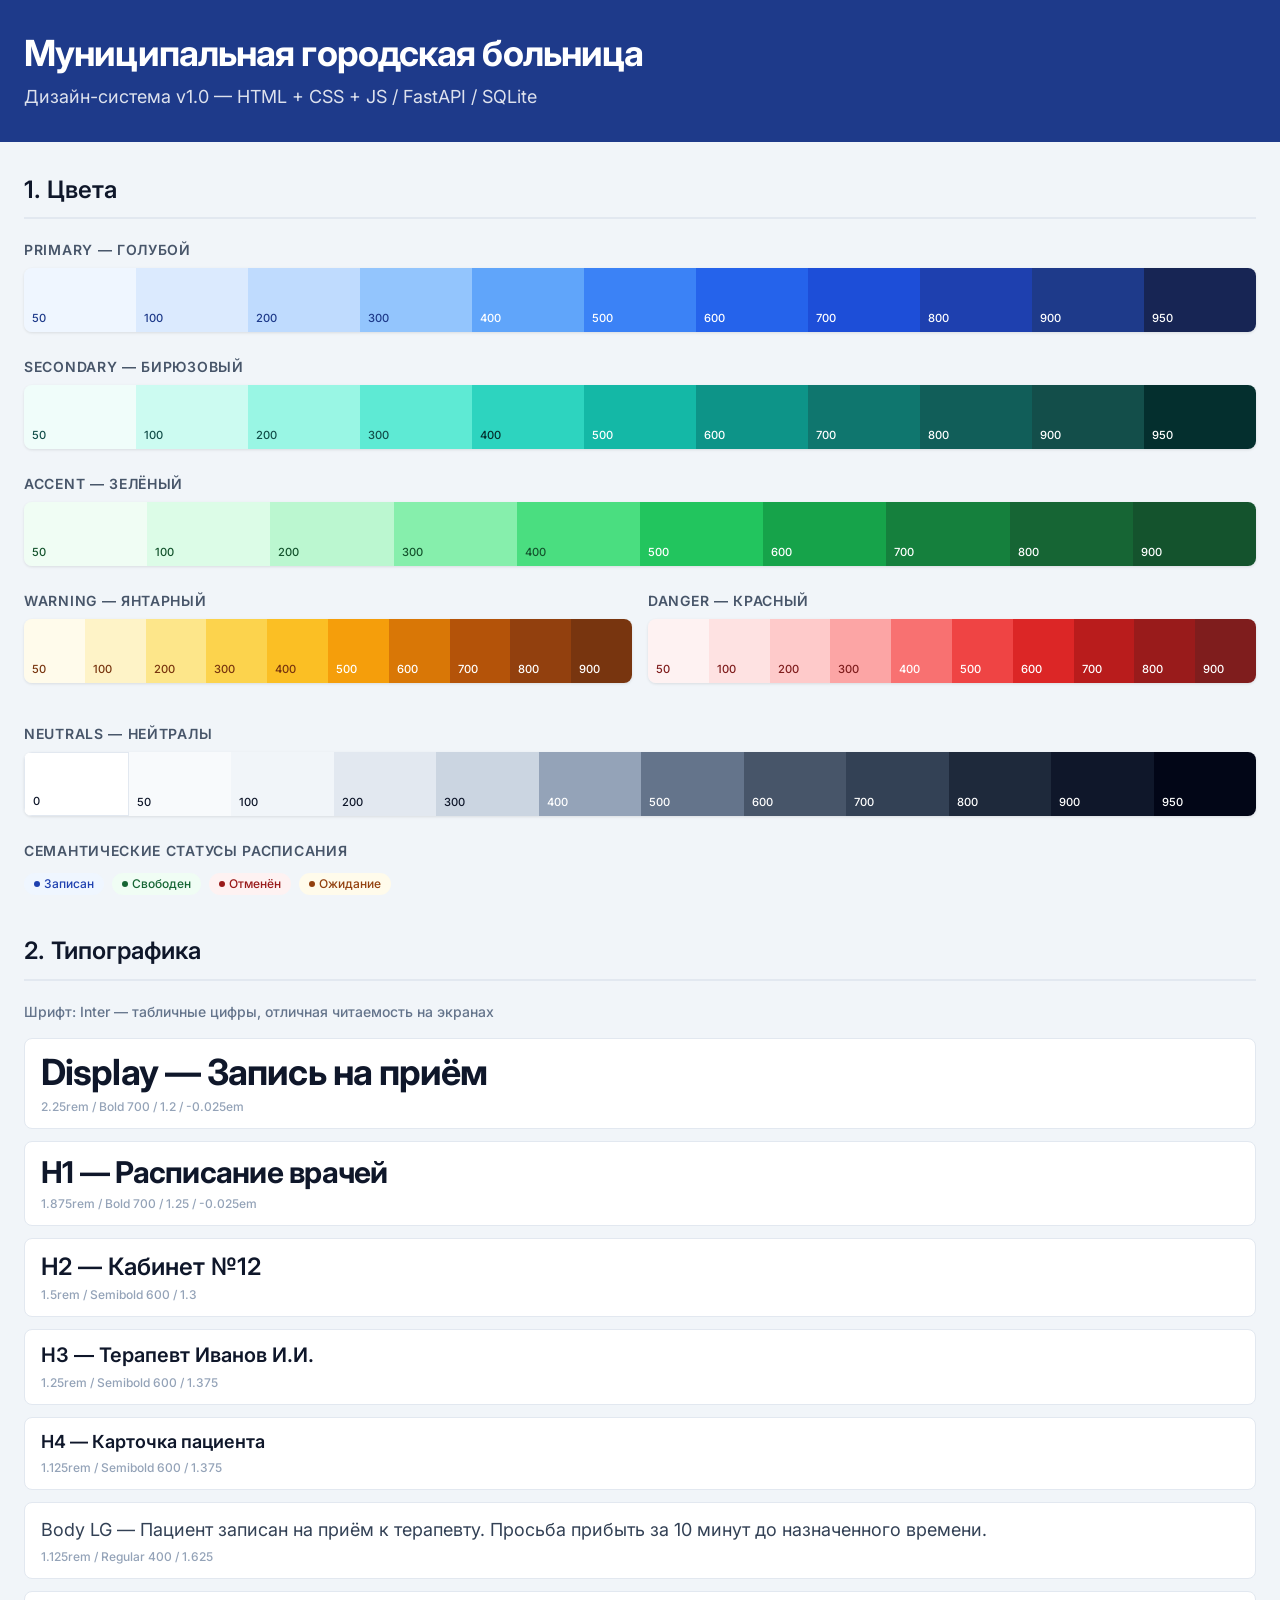
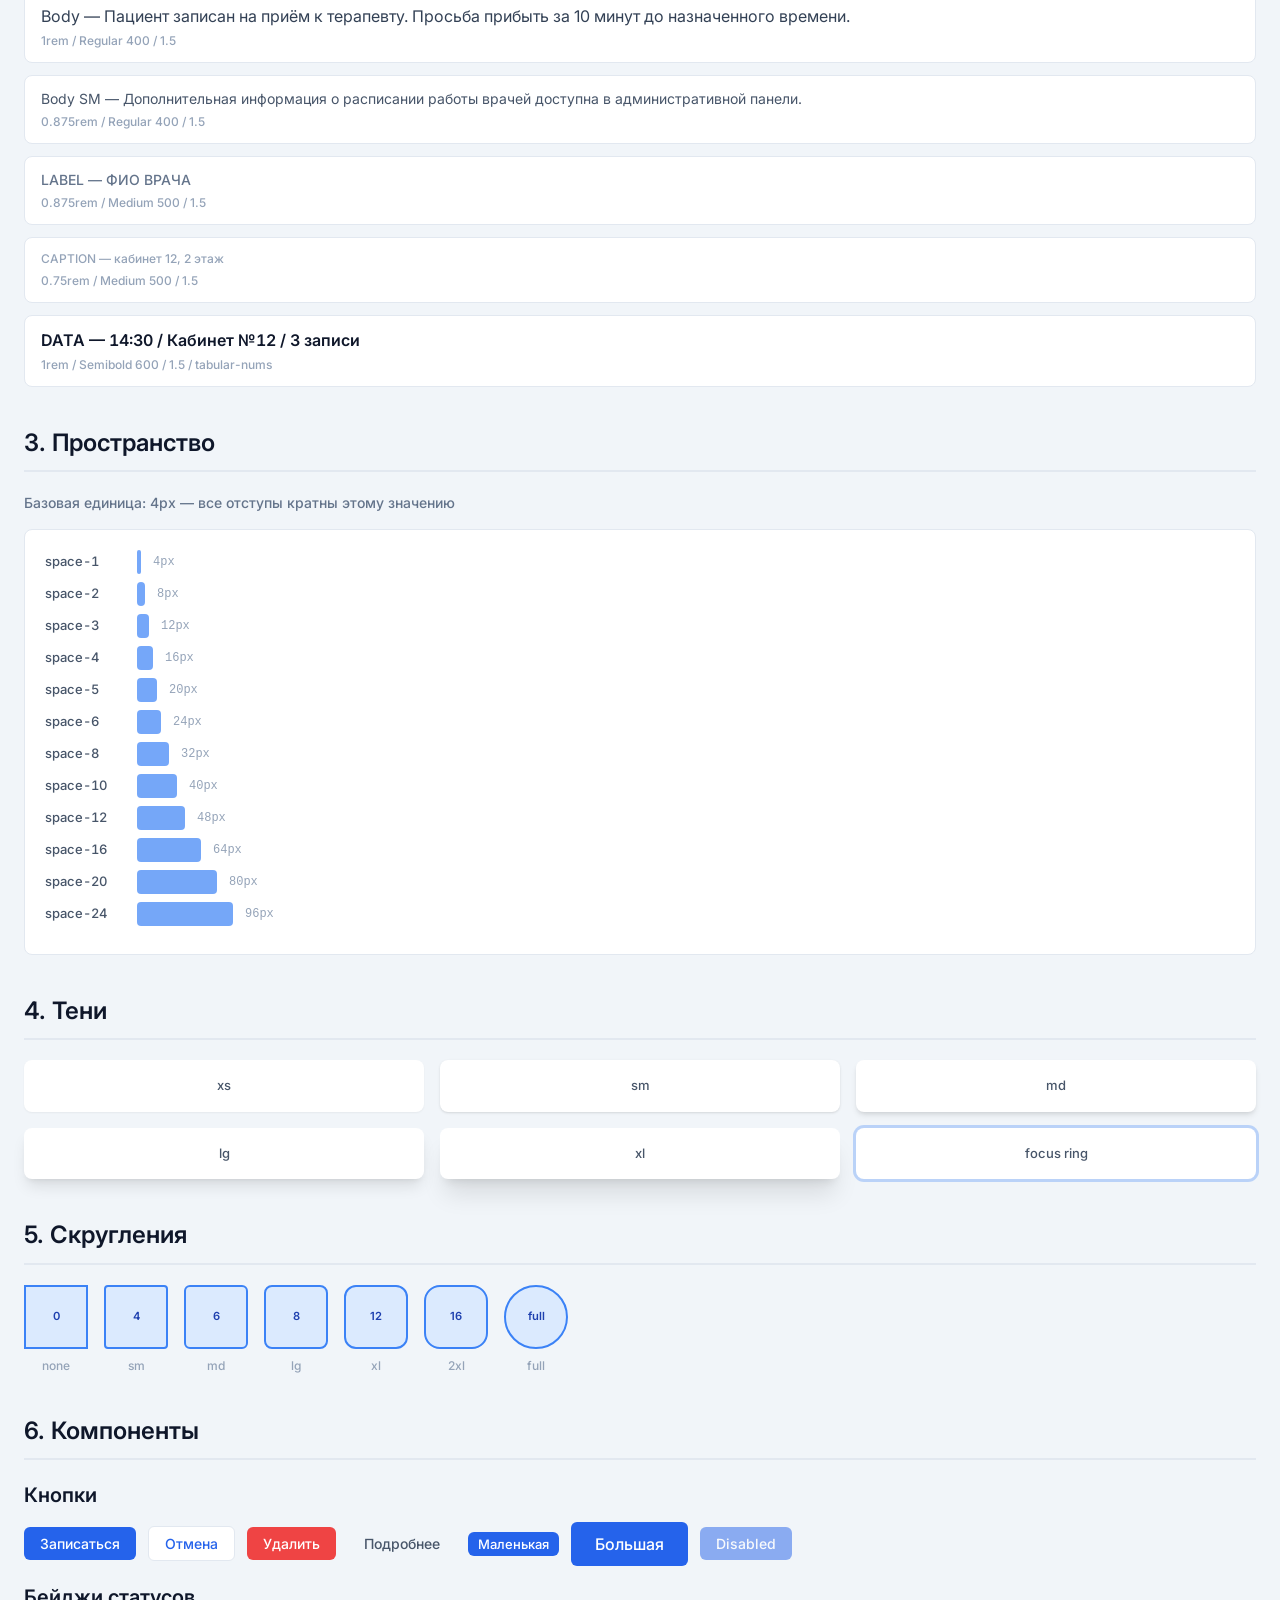
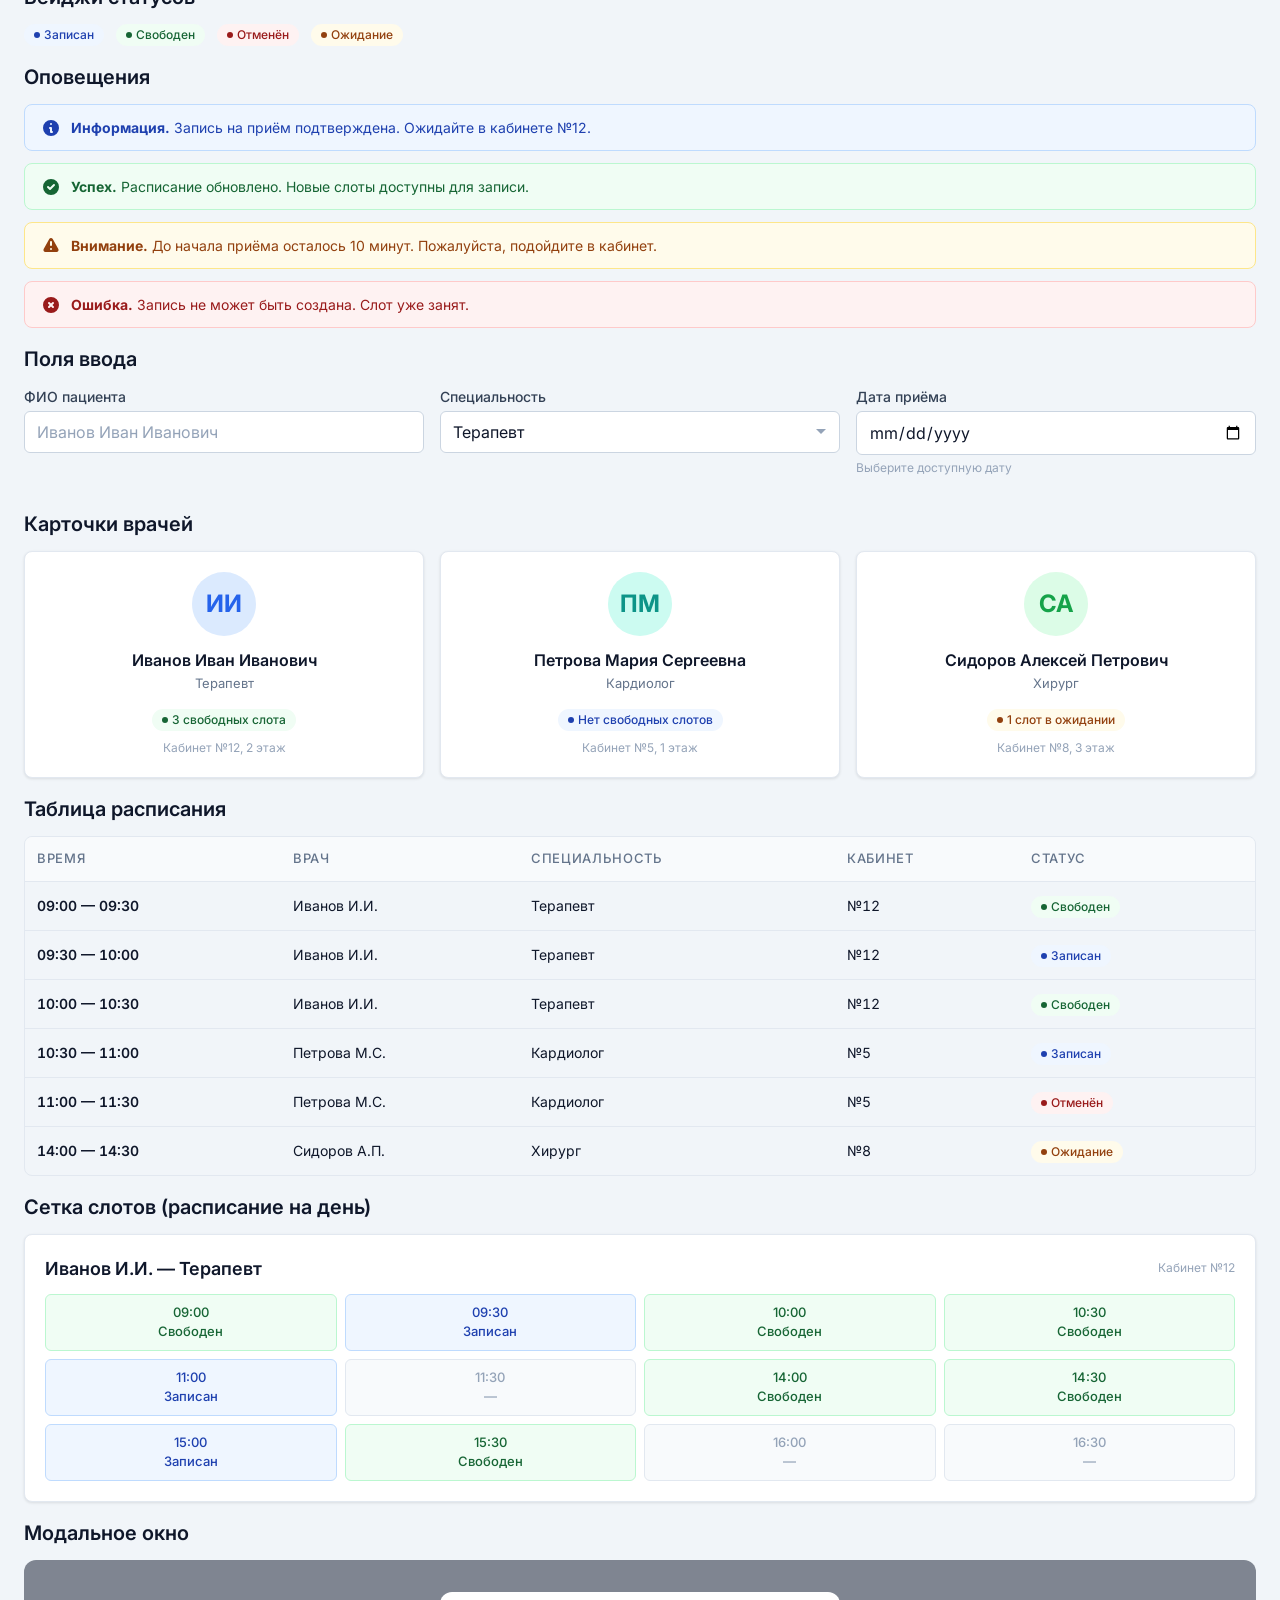
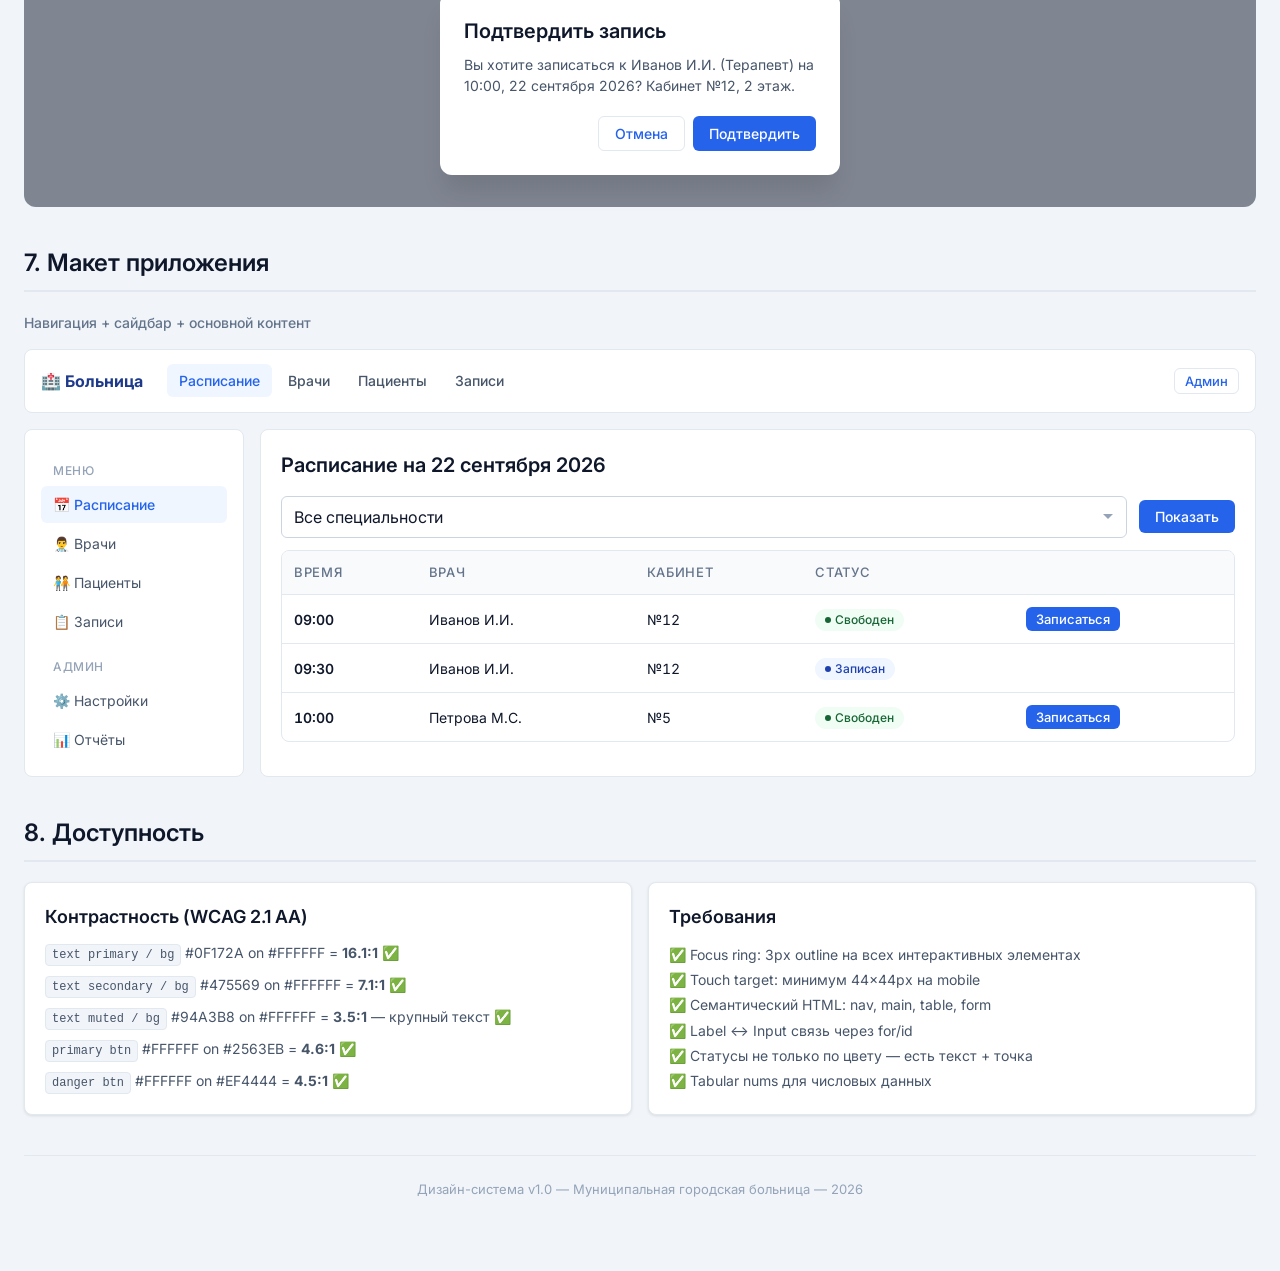
<file: design-preview.html>
<!DOCTYPE html>
<html lang="ru">
<head>
  <meta charset="UTF-8">
  <meta name="viewport" content="width=device-width, initial-scale=1.0">
  <title>Дизайн-система — Муниципальная городская больница</title>
  <link rel="preconnect" href="https://fonts.googleapis.com">
  <link rel="preconnect" href="https://fonts.gstatic.com" crossorigin>
  <link href="https://fonts.googleapis.com/css2?family=Inter:wght@400;500;600;700&display=swap" rel="stylesheet">
  <style>
    *, *::before, *::after { box-sizing: border-box; margin: 0; padding: 0; }
    html { font-size: 16px; scroll-behavior: smooth; }
    body {
      font-family: 'Inter', -apple-system, BlinkMacSystemFont, 'Segoe UI', Roboto, sans-serif;
      background: #F1F5F9; color: #0F172A; line-height: 1.5;
      -webkit-font-smoothing: antialiased;
    }

    .page-header { background: #1E3A8A; color: #FFF; padding: 32px 24px; margin-bottom: 32px; }
    .page-header h1 { font-size: 2.25rem; font-weight: 700; line-height: 1.2; letter-spacing: -0.025em; margin-bottom: 8px; }
    .page-header p  { font-size: 1.125rem; opacity: 0.85; }
    .container { max-width: 1280px; margin: 0 auto; padding: 0 24px 48px; }
    .section { margin-bottom: 40px; }
    .section-title { font-size: 1.5rem; font-weight: 600; line-height: 1.3; color: #0F172A; margin-bottom: 20px; padding-bottom: 12px; border-bottom: 2px solid #E2E8F0; }
    .section-subtitle { font-size: 0.875rem; color: #64748B; margin-bottom: 16px; font-weight: 500; }
    .grid { display: grid; gap: 16px; }
    .grid-2 { grid-template-columns: repeat(2, 1fr); }
    .grid-3 { grid-template-columns: repeat(3, 1fr); }
    @media (max-width: 768px) { .grid-2, .grid-3 { grid-template-columns: 1fr; } }

    /* Swatches */
    .swatch-group { margin-bottom: 24px; }
    .swatch-group-title { font-size: 0.875rem; font-weight: 600; color: #475569; margin-bottom: 8px; text-transform: uppercase; letter-spacing: 0.05em; }
    .swatch-row { display: flex; gap: 0; border-radius: 8px; overflow: hidden; box-shadow: 0 1px 3px rgba(0,0,0,0.1); }
    .swatch { flex: 1; min-height: 64px; display: flex; align-items: flex-end; padding: 6px 8px; font-size: 0.7rem; font-weight: 500; transition: transform 150ms ease; }
    .swatch:hover { transform: scaleY(1.15); z-index: 1; }

    /* Semantic chips */
    .semantic-row { display: flex; gap: 8px; flex-wrap: wrap; margin-top: 12px; }
    .badge { display: inline-flex; align-items: center; gap: 4px; padding: 2px 10px; border-radius: 9999px; font-size: 0.75rem; font-weight: 500; }
    .badge::before { content: ''; width: 6px; height: 6px; border-radius: 50%; background: currentColor; }
    .badge-booked    { background: #EFF6FF; color: #1E40AF; }
    .badge-available { background: #F0FDF4; color: #166534; }
    .badge-cancelled { background: #FEF2F2; color: #991B1B; }
    .badge-pending   { background: #FFFBEB; color: #92400E; }

    /* Typography */
    .type-sample { margin-bottom: 12px; padding: 12px 16px; background: #FFF; border-radius: 8px; border: 1px solid #E2E8F0; }
    .type-meta { font-size: 0.75rem; color: #94A3B8; font-weight: 500; margin-top: 4px; }

    /* Spacing */
    .spacing-row { display: flex; align-items: center; gap: 12px; margin-bottom: 8px; }
    .spacing-bar { height: 24px; background: #3B82F6; border-radius: 4px; opacity: 0.7; transition: opacity 150ms; }
    .spacing-bar:hover { opacity: 1; }
    .spacing-label { font-size: 0.8125rem; color: #475569; font-weight: 500; min-width: 80px; font-variant-numeric: tabular-nums; }
    .spacing-value { font-size: 0.75rem; color: #94A3B8; font-family: monospace; min-width: 48px; }

    /* Shadows */
    .shadow-card { background: #FFF; border-radius: 8px; padding: 16px; display: flex; align-items: center; justify-content: center; font-size: 0.8125rem; font-weight: 500; color: #475569; transition: transform 200ms; }
    .shadow-card:hover { transform: translateY(-2px); }

    /* Radius */
    .radius-demo { width: 64px; height: 64px; background: #DBEAFE; border: 2px solid #3B82F6; display: flex; align-items: center; justify-content: center; font-size: 0.7rem; font-weight: 600; color: #1E40AF; }

    /* Buttons */
    .btn { display: inline-flex; align-items: center; justify-content: center; gap: 6px; padding: 8px 16px; border-radius: 6px; font-size: 0.875rem; font-weight: 500; border: none; cursor: pointer; transition: all 150ms; font-family: inherit; }
    .btn:focus-visible { outline: none; box-shadow: 0 0 0 3px rgba(59,130,246,0.3); }
    .btn-primary   { background: #2563EB; color: #FFF; }
    .btn-primary:hover { background: #1D4ED8; box-shadow: 0 4px 6px rgba(0,0,0,0.1); }
    .btn-secondary { background: #FFF; color: #2563EB; border: 1px solid #E2E8F0; }
    .btn-secondary:hover { background: #F8FAFC; border-color: #CBD5E1; }
    .btn-danger    { background: #EF4444; color: #FFF; }
    .btn-danger:hover { background: #DC2626; }
    .btn-ghost     { background: transparent; color: #475569; }
    .btn-ghost:hover { background: #F1F5F9; }
    .btn-sm { padding: 4px 10px; font-size: 0.8125rem; }
    .btn-lg { padding: 12px 24px; font-size: 1rem; }
    .btn:disabled { opacity: 0.5; cursor: not-allowed; }

    /* Form */
    .form-group { margin-bottom: 16px; }
    .form-label { display: block; font-size: 0.875rem; font-weight: 500; color: #334155; margin-bottom: 4px; }
    .form-input { width: 100%; padding: 8px 12px; border: 1px solid #CBD5E1; border-radius: 6px; font-size: 1rem; line-height: 1.5; font-family: inherit; color: #0F172A; background: #FFF; transition: border-color 150ms, box-shadow 150ms; }
    .form-input:focus { border-color: #3B82F6; box-shadow: 0 0 0 3px rgba(59,130,246,0.3); outline: none; }
    .form-input::placeholder { color: #94A3B8; }
    .form-hint { font-size: 0.75rem; color: #94A3B8; margin-top: 4px; }
    select.form-input { appearance: none; background-image: url("data:image/svg+xml,%3Csvg xmlns='http://www.w3.org/2000/svg' width='12' height='12' viewBox='0 0 12 12'%3E%3Cpath fill='%2394A3B8' d='M6 8L1 3h10z'/%3E%3C/svg%3E"); background-repeat: no-repeat; background-position: right 12px center; padding-right: 32px; }

    /* Card */
    .card { background: #FFF; border: 1px solid #E2E8F0; border-radius: 8px; padding: 20px; box-shadow: 0 1px 3px rgba(0,0,0,0.1); transition: box-shadow 200ms; }
    .card:hover { box-shadow: 0 4px 6px rgba(0,0,0,0.1); }
    .card-header { display: flex; align-items: center; justify-content: space-between; margin-bottom: 12px; }
    .card-title { font-size: 1.125rem; font-weight: 600; color: #0F172A; }
    .card-body  { font-size: 0.875rem; color: #475569; }

    /* Doctor card */
    .doctor-card { text-align: center; }
    .doctor-avatar { width: 64px; height: 64px; border-radius: 50%; background: #DBEAFE; display: flex; align-items: center; justify-content: center; margin: 0 auto 12px; font-size: 1.5rem; color: #2563EB; font-weight: 700; }
    .doctor-name { font-size: 1rem; font-weight: 600; color: #0F172A; margin-bottom: 2px; }
    .doctor-spec { font-size: 0.8125rem; color: #64748B; margin-bottom: 12px; }
    .doctor-cabinet { font-size: 0.75rem; color: #94A3B8; }

    /* Table */
    .table-wrapper { overflow-x: auto; border-radius: 8px; border: 1px solid #E2E8F0; }
    .table { width: 100%; border-collapse: collapse; font-size: 0.875rem; }
    .table th { background: #F8FAFC; font-weight: 500; font-size: 0.8125rem; text-transform: uppercase; letter-spacing: 0.05em; color: #64748B; padding: 12px; text-align: left; white-space: nowrap; }
    .table td { padding: 12px; border-top: 1px solid #E2E8F0; font-variant-numeric: tabular-nums; }
    .table tbody tr:hover { background: #F8FAFC; }
    .table td.time { font-weight: 600; color: #0F172A; }

    /* Alert */
    .alert { padding: 12px 16px; border-radius: 8px; font-size: 0.875rem; display: flex; align-items: flex-start; gap: 10px; }
    .alert-icon { flex-shrink: 0; width: 20px; height: 20px; margin-top: 1px; }
    .alert-info    { background: #EFF6FF; color: #1E40AF; border: 1px solid #BFDBFE; }
    .alert-success { background: #F0FDF4; color: #166534; border: 1px solid #BBF7D0; }
    .alert-warning { background: #FFFBEB; color: #92400E; border: 1px solid #FDE68A; }
    .alert-danger  { background: #FEF2F2; color: #991B1B; border: 1px solid #FECACA; }

    /* Modal */
    .modal-preview { background: rgba(15,23,42,0.5); border-radius: 12px; padding: 32px; display: flex; align-items: center; justify-content: center; }
    .modal-box { background: #FFF; border-radius: 12px; padding: 24px; width: 100%; max-width: 400px; box-shadow: 0 20px 25px -5px rgba(0,0,0,0.1); }
    .modal-title { font-size: 1.25rem; font-weight: 600; margin-bottom: 8px; }
    .modal-text  { font-size: 0.875rem; color: #475569; margin-bottom: 20px; }
    .modal-actions { display: flex; gap: 8px; justify-content: flex-end; }

    /* Nav */
    .nav-preview { background: #FFF; border-radius: 8px; border: 1px solid #E2E8F0; padding: 0 16px; display: flex; align-items: center; height: 64px; gap: 24px; }
    .nav-logo { font-size: 1rem; font-weight: 700; color: #1E3A8A; white-space: nowrap; }
    .nav-links { display: flex; gap: 4px; }
    .nav-link { padding: 6px 12px; border-radius: 6px; font-size: 0.875rem; font-weight: 500; color: #475569; text-decoration: none; transition: all 150ms; }
    .nav-link:hover { background: #F1F5F9; color: #0F172A; }
    .nav-link.active { background: #EFF6FF; color: #2563EB; }

    /* Layout */
    .layout-demo { display: flex; gap: 16px; min-height: 320px; }
    .sidebar-demo { width: 220px; flex-shrink: 0; background: #FFF; border-radius: 8px; border: 1px solid #E2E8F0; padding: 16px; font-size: 0.875rem; }
    .sidebar-item { display: flex; align-items: center; gap: 8px; padding: 8px 12px; border-radius: 6px; color: #475569; cursor: pointer; transition: all 150ms; margin-bottom: 2px; }
    .sidebar-item:hover { background: #F1F5F9; }
    .sidebar-item.active { background: #EFF6FF; color: #2563EB; font-weight: 500; }
    .sidebar-section { font-size: 0.75rem; font-weight: 500; color: #94A3B8; text-transform: uppercase; letter-spacing: 0.05em; padding: 16px 12px 6px; }
    .main-demo { flex: 1; background: #FFF; border-radius: 8px; border: 1px solid #E2E8F0; padding: 20px; }

    /* Slot grid */
    .slot-grid { display: grid; grid-template-columns: repeat(4, 1fr); gap: 8px; }
    @media (max-width: 640px) { .slot-grid { grid-template-columns: repeat(2, 1fr); } }
    .slot-cell { padding: 8px; border-radius: 6px; text-align: center; font-size: 0.8125rem; font-weight: 500; border: 1px solid; cursor: pointer; transition: all 150ms; }
    .slot-cell:hover { transform: scale(1.03); }
    .slot-free    { background: #F0FDF4; color: #166534; border-color: #BBF7D0; }
    .slot-free:hover   { background: #DCFCE7; }
    .slot-taken   { background: #EFF6FF; color: #1E40AF; border-color: #BFDBFE; }
    .slot-taken:hover  { background: #DBEAFE; }
    .slot-blocked { background: #F8FAFC; color: #94A3B8; border-color: #E2E8F0; cursor: default; }
    .slot-blocked:hover { transform: none; }

    /* Token code */
    .token-code { display: inline-block; background: #F1F5F9; border: 1px solid #E2E8F0; padding: 1px 6px; border-radius: 4px; font-size: 0.75rem; font-family: monospace; color: #475569; }

    /* Utilities */
    .flex { display: flex; } .flex-wrap { flex-wrap: wrap; } .items-center { align-items: center; } .flex-col { flex-direction: column; }
    .gap-2 { gap: 8px; } .gap-3 { gap: 12px; } .gap-4 { gap: 16px; }
    .mt-2 { margin-top: 8px; } .mt-3 { margin-top: 12px; } .mt-4 { margin-top: 16px; }
    .mb-2 { margin-bottom: 8px; } .mb-3 { margin-bottom: 12px; } .mb-4 { margin-bottom: 16px; }
    .text-center { text-align: center; }
  </style>
</head>
<body>

  <header class="page-header">
    <div class="container" style="padding:0">
      <h1>Муниципальная городская больница</h1>
      <p>Дизайн-система v1.0 — HTML + CSS + JS / FastAPI / SQLite</p>
    </div>
  </header>

  <div class="container">

    <!-- ===== 1. COLORS ===== -->
    <section class="section">
      <h2 class="section-title">1. Цвета</h2>

      <div class="swatch-group">
        <div class="swatch-group-title">Primary — Голубой</div>
        <div class="swatch-row">
          <div class="swatch" style="background:#EFF6FF;color:#1E3A8A"><span>50</span></div>
          <div class="swatch" style="background:#DBEAFE;color:#1E3A8A"><span>100</span></div>
          <div class="swatch" style="background:#BFDBFE;color:#1E3A8A"><span>200</span></div>
          <div class="swatch" style="background:#93C5FD;color:#1E3A8A"><span>300</span></div>
          <div class="swatch" style="background:#60A5FA;color:#FFF"><span>400</span></div>
          <div class="swatch" style="background:#3B82F6;color:#FFF"><span>500</span></div>
          <div class="swatch" style="background:#2563EB;color:#FFF"><span>600</span></div>
          <div class="swatch" style="background:#1D4ED8;color:#FFF"><span>700</span></div>
          <div class="swatch" style="background:#1E40AF;color:#FFF"><span>800</span></div>
          <div class="swatch" style="background:#1E3A8A;color:#FFF"><span>900</span></div>
          <div class="swatch" style="background:#172554;color:#FFF"><span>950</span></div>
        </div>
      </div>

      <div class="swatch-group">
        <div class="swatch-group-title">Secondary — Бирюзовый</div>
        <div class="swatch-row">
          <div class="swatch" style="background:#F0FDFA;color:#134E4A"><span>50</span></div>
          <div class="swatch" style="background:#CCFBF1;color:#134E4A"><span>100</span></div>
          <div class="swatch" style="background:#99F6E4;color:#134E4A"><span>200</span></div>
          <div class="swatch" style="background:#5EEAD4;color:#134E4A"><span>300</span></div>
          <div class="swatch" style="background:#2DD4BF;color:#042F2E"><span>400</span></div>
          <div class="swatch" style="background:#14B8A6;color:#FFF"><span>500</span></div>
          <div class="swatch" style="background:#0D9488;color:#FFF"><span>600</span></div>
          <div class="swatch" style="background:#0F766E;color:#FFF"><span>700</span></div>
          <div class="swatch" style="background:#115E59;color:#FFF"><span>800</span></div>
          <div class="swatch" style="background:#134E4A;color:#FFF"><span>900</span></div>
          <div class="swatch" style="background:#042F2E;color:#FFF"><span>950</span></div>
        </div>
      </div>

      <div class="swatch-group">
        <div class="swatch-group-title">Accent — Зелёный</div>
        <div class="swatch-row">
          <div class="swatch" style="background:#F0FDF4;color:#14532D"><span>50</span></div>
          <div class="swatch" style="background:#DCFCE7;color:#14532D"><span>100</span></div>
          <div class="swatch" style="background:#BBF7D0;color:#14532D"><span>200</span></div>
          <div class="swatch" style="background:#86EFAC;color:#14532D"><span>300</span></div>
          <div class="swatch" style="background:#4ADE80;color:#14532D"><span>400</span></div>
          <div class="swatch" style="background:#22C55E;color:#FFF"><span>500</span></div>
          <div class="swatch" style="background:#16A34A;color:#FFF"><span>600</span></div>
          <div class="swatch" style="background:#15803D;color:#FFF"><span>700</span></div>
          <div class="swatch" style="background:#166534;color:#FFF"><span>800</span></div>
          <div class="swatch" style="background:#14532D;color:#FFF"><span>900</span></div>
        </div>
      </div>

      <div class="grid grid-2">
        <div class="swatch-group">
          <div class="swatch-group-title">Warning — Янтарный</div>
          <div class="swatch-row">
            <div class="swatch" style="background:#FFFBEB;color:#78350F"><span>50</span></div>
            <div class="swatch" style="background:#FEF3C7;color:#78350F"><span>100</span></div>
            <div class="swatch" style="background:#FDE68A;color:#78350F"><span>200</span></div>
            <div class="swatch" style="background:#FCD34D;color:#78350F"><span>300</span></div>
            <div class="swatch" style="background:#FBBF24;color:#78350F"><span>400</span></div>
            <div class="swatch" style="background:#F59E0B;color:#FFF"><span>500</span></div>
            <div class="swatch" style="background:#D97706;color:#FFF"><span>600</span></div>
            <div class="swatch" style="background:#B45309;color:#FFF"><span>700</span></div>
            <div class="swatch" style="background:#92400E;color:#FFF"><span>800</span></div>
            <div class="swatch" style="background:#78350F;color:#FFF"><span>900</span></div>
          </div>
        </div>
        <div class="swatch-group">
          <div class="swatch-group-title">Danger — Красный</div>
          <div class="swatch-row">
            <div class="swatch" style="background:#FEF2F2;color:#7F1D1D"><span>50</span></div>
            <div class="swatch" style="background:#FEE2E2;color:#7F1D1D"><span>100</span></div>
            <div class="swatch" style="background:#FECACA;color:#7F1D1D"><span>200</span></div>
            <div class="swatch" style="background:#FCA5A5;color:#7F1D1D"><span>300</span></div>
            <div class="swatch" style="background:#F87171;color:#FFF"><span>400</span></div>
            <div class="swatch" style="background:#EF4444;color:#FFF"><span>500</span></div>
            <div class="swatch" style="background:#DC2626;color:#FFF"><span>600</span></div>
            <div class="swatch" style="background:#B91C1C;color:#FFF"><span>700</span></div>
            <div class="swatch" style="background:#991B1B;color:#FFF"><span>800</span></div>
            <div class="swatch" style="background:#7F1D1D;color:#FFF"><span>900</span></div>
          </div>
        </div>
      </div>

      <div class="swatch-group mt-4">
        <div class="swatch-group-title">Neutrals — Нейтралы</div>
        <div class="swatch-row">
          <div class="swatch" style="background:#FFF;color:#0F172A;border:1px solid #E2E8F0"><span>0</span></div>
          <div class="swatch" style="background:#F8FAFC;color:#0F172A"><span>50</span></div>
          <div class="swatch" style="background:#F1F5F9;color:#0F172A"><span>100</span></div>
          <div class="swatch" style="background:#E2E8F0;color:#0F172A"><span>200</span></div>
          <div class="swatch" style="background:#CBD5E1;color:#0F172A"><span>300</span></div>
          <div class="swatch" style="background:#94A3B8;color:#FFF"><span>400</span></div>
          <div class="swatch" style="background:#64748B;color:#FFF"><span>500</span></div>
          <div class="swatch" style="background:#475569;color:#FFF"><span>600</span></div>
          <div class="swatch" style="background:#334155;color:#FFF"><span>700</span></div>
          <div class="swatch" style="background:#1E293B;color:#FFF"><span>800</span></div>
          <div class="swatch" style="background:#0F172A;color:#FFF"><span>900</span></div>
          <div class="swatch" style="background:#020617;color:#FFF"><span>950</span></div>
        </div>
      </div>

      <div class="mt-4">
        <div class="swatch-group-title">Семантические статусы расписания</div>
        <div class="semantic-row">
          <span class="badge badge-booked">Записан</span>
          <span class="badge badge-available">Свободен</span>
          <span class="badge badge-cancelled">Отменён</span>
          <span class="badge badge-pending">Ожидание</span>
        </div>
      </div>
    </section>

    <!-- ===== 2. TYPOGRAPHY ===== -->
    <section class="section">
      <h2 class="section-title">2. Типографика</h2>
      <p class="section-subtitle">Шрифт: Inter — табличные цифры, отличная читаемость на экранах</p>

      <div class="type-sample">
        <div style="font-size:2.25rem;font-weight:700;line-height:1.2;letter-spacing:-0.025em">Display — Запись на приём</div>
        <div class="type-meta">2.25rem / Bold 700 / 1.2 / -0.025em</div>
      </div>
      <div class="type-sample">
        <div style="font-size:1.875rem;font-weight:700;line-height:1.25;letter-spacing:-0.025em">H1 — Расписание врачей</div>
        <div class="type-meta">1.875rem / Bold 700 / 1.25 / -0.025em</div>
      </div>
      <div class="type-sample">
        <div style="font-size:1.5rem;font-weight:600;line-height:1.3">H2 — Кабинет №12</div>
        <div class="type-meta">1.5rem / Semibold 600 / 1.3</div>
      </div>
      <div class="type-sample">
        <div style="font-size:1.25rem;font-weight:600;line-height:1.375">H3 — Терапевт Иванов И.И.</div>
        <div class="type-meta">1.25rem / Semibold 600 / 1.375</div>
      </div>
      <div class="type-sample">
        <div style="font-size:1.125rem;font-weight:600;line-height:1.375">H4 — Карточка пациента</div>
        <div class="type-meta">1.125rem / Semibold 600 / 1.375</div>
      </div>
      <div class="type-sample">
        <div style="font-size:1.125rem;font-weight:400;line-height:1.625;color:#334155">Body LG — Пациент записан на приём к терапевту. Просьба прибыть за 10 минут до назначенного времени.</div>
        <div class="type-meta">1.125rem / Regular 400 / 1.625</div>
      </div>
      <div class="type-sample">
        <div style="font-size:1rem;font-weight:400;line-height:1.5;color:#334155">Body — Пациент записан на приём к терапевту. Просьба прибыть за 10 минут до назначенного времени.</div>
        <div class="type-meta">1rem / Regular 400 / 1.5</div>
      </div>
      <div class="type-sample">
        <div style="font-size:0.875rem;font-weight:400;line-height:1.5;color:#475569">Body SM — Дополнительная информация о расписании работы врачей доступна в административной панели.</div>
        <div class="type-meta">0.875rem / Regular 400 / 1.5</div>
      </div>
      <div class="type-sample">
        <div style="font-size:0.875rem;font-weight:500;line-height:1.5;color:#64748B">LABEL — ФИО ВРАЧА</div>
        <div class="type-meta">0.875rem / Medium 500 / 1.5</div>
      </div>
      <div class="type-sample">
        <div style="font-size:0.75rem;font-weight:500;line-height:1.5;color:#94A3B8">CAPTION — кабинет 12, 2 этаж</div>
        <div class="type-meta">0.75rem / Medium 500 / 1.5</div>
      </div>
      <div class="type-sample">
        <div style="font-size:1rem;font-weight:600;line-height:1.5;font-variant-numeric:tabular-nums">DATA — 14:30 / Кабинет №12 / 3 записи</div>
        <div class="type-meta">1rem / Semibold 600 / 1.5 / tabular-nums</div>
      </div>
    </section>

    <!-- ===== 3. SPACING ===== -->
    <section class="section">
      <h2 class="section-title">3. Пространство</h2>
      <p class="section-subtitle">Базовая единица: 4px — все отступы кратны этому значению</p>
      <div style="background:#FFF;border-radius:8px;border:1px solid #E2E8F0;padding:20px">
        <div class="spacing-row"><span class="spacing-label">space-1</span><div class="spacing-bar" style="width:4px"></div><span class="spacing-value">4px</span></div>
        <div class="spacing-row"><span class="spacing-label">space-2</span><div class="spacing-bar" style="width:8px"></div><span class="spacing-value">8px</span></div>
        <div class="spacing-row"><span class="spacing-label">space-3</span><div class="spacing-bar" style="width:12px"></div><span class="spacing-value">12px</span></div>
        <div class="spacing-row"><span class="spacing-label">space-4</span><div class="spacing-bar" style="width:16px"></div><span class="spacing-value">16px</span></div>
        <div class="spacing-row"><span class="spacing-label">space-5</span><div class="spacing-bar" style="width:20px"></div><span class="spacing-value">20px</span></div>
        <div class="spacing-row"><span class="spacing-label">space-6</span><div class="spacing-bar" style="width:24px"></div><span class="spacing-value">24px</span></div>
        <div class="spacing-row"><span class="spacing-label">space-8</span><div class="spacing-bar" style="width:32px"></div><span class="spacing-value">32px</span></div>
        <div class="spacing-row"><span class="spacing-label">space-10</span><div class="spacing-bar" style="width:40px"></div><span class="spacing-value">40px</span></div>
        <div class="spacing-row"><span class="spacing-label">space-12</span><div class="spacing-bar" style="width:48px"></div><span class="spacing-value">48px</span></div>
        <div class="spacing-row"><span class="spacing-label">space-16</span><div class="spacing-bar" style="width:64px"></div><span class="spacing-value">64px</span></div>
        <div class="spacing-row"><span class="spacing-label">space-20</span><div class="spacing-bar" style="width:80px"></div><span class="spacing-value">80px</span></div>
        <div class="spacing-row"><span class="spacing-label">space-24</span><div class="spacing-bar" style="width:96px"></div><span class="spacing-value">96px</span></div>
      </div>
    </section>

    <!-- ===== 4. SHADOWS ===== -->
    <section class="section">
      <h2 class="section-title">4. Тени</h2>
      <div class="grid grid-3" style="margin-top:16px">
        <div class="shadow-card" style="box-shadow:0 1px 2px 0 rgba(0,0,0,0.05)">xs</div>
        <div class="shadow-card" style="box-shadow:0 1px 3px 0 rgba(0,0,0,0.1),0 1px 2px -1px rgba(0,0,0,0.1)">sm</div>
        <div class="shadow-card" style="box-shadow:0 4px 6px -1px rgba(0,0,0,0.1),0 2px 4px -2px rgba(0,0,0,0.1)">md</div>
        <div class="shadow-card" style="box-shadow:0 10px 15px -3px rgba(0,0,0,0.1),0 4px 6px -4px rgba(0,0,0,0.1)">lg</div>
        <div class="shadow-card" style="box-shadow:0 20px 25px -5px rgba(0,0,0,0.1),0 8px 10px -6px rgba(0,0,0,0.1)">xl</div>
        <div class="shadow-card" style="box-shadow:0 0 0 3px rgba(59,130,246,0.3)">focus ring</div>
      </div>
    </section>

    <!-- ===== 5. BORDER RADIUS ===== -->
    <section class="section">
      <h2 class="section-title">5. Скругления</h2>
      <div class="flex items-center gap-4" style="flex-wrap:wrap;margin-top:16px">
        <div class="text-center"><div class="radius-demo" style="border-radius:0">0</div><div class="type-meta mt-2">none</div></div>
        <div class="text-center"><div class="radius-demo" style="border-radius:4px">4</div><div class="type-meta mt-2">sm</div></div>
        <div class="text-center"><div class="radius-demo" style="border-radius:6px">6</div><div class="type-meta mt-2">md</div></div>
        <div class="text-center"><div class="radius-demo" style="border-radius:8px">8</div><div class="type-meta mt-2">lg</div></div>
        <div class="text-center"><div class="radius-demo" style="border-radius:12px">12</div><div class="type-meta mt-2">xl</div></div>
        <div class="text-center"><div class="radius-demo" style="border-radius:16px">16</div><div class="type-meta mt-2">2xl</div></div>
        <div class="text-center"><div class="radius-demo" style="border-radius:9999px;width:64px">full</div><div class="type-meta mt-2">full</div></div>
      </div>
    </section>

    <!-- ===== 6. COMPONENTS ===== -->
    <section class="section">
      <h2 class="section-title">6. Компоненты</h2>

      <h3 style="font-size:1.25rem;font-weight:600;margin-bottom:12px">Кнопки</h3>
      <div class="flex flex-wrap items-center gap-3 mb-4">
        <button class="btn btn-primary">Записаться</button>
        <button class="btn btn-secondary">Отмена</button>
        <button class="btn btn-danger">Удалить</button>
        <button class="btn btn-ghost">Подробнее</button>
        <button class="btn btn-primary btn-sm">Маленькая</button>
        <button class="btn btn-primary btn-lg">Большая</button>
        <button class="btn btn-primary" disabled>Disabled</button>
      </div>

      <h3 style="font-size:1.25rem;font-weight:600;margin-bottom:12px">Бейджи статусов</h3>
      <div class="flex flex-wrap items-center gap-3 mb-4">
        <span class="badge badge-booked">Записан</span>
        <span class="badge badge-available">Свободен</span>
        <span class="badge badge-cancelled">Отменён</span>
        <span class="badge badge-pending">Ожидание</span>
      </div>

      <h3 style="font-size:1.25rem;font-weight:600;margin-bottom:12px">Оповещения</h3>
      <div class="flex flex-col gap-3 mb-4">
        <div class="alert alert-info">
          <svg class="alert-icon" viewBox="0 0 20 20" fill="currentColor"><path fill-rule="evenodd" d="M18 10a8 8 0 11-16 0 8 8 0 0116 0zm-7-4a1 1 0 11-2 0 1 1 0 012 0zM9 9a1 1 0 000 2v3a1 1 0 001 1h1a1 1 0 100-2v-3a1 1 0 00-1-1H9z" clip-rule="evenodd"/></svg>
          <div><strong>Информация.</strong> Запись на приём подтверждена. Ожидайте в кабинете №12.</div>
        </div>
        <div class="alert alert-success">
          <svg class="alert-icon" viewBox="0 0 20 20" fill="currentColor"><path fill-rule="evenodd" d="M10 18a8 8 0 100-16 8 8 0 000 16zm3.707-9.293a1 1 0 00-1.414-1.414L9 10.586 7.707 9.293a1 1 0 00-1.414 1.414l2 2a1 1 0 001.414 0l4-4z" clip-rule="evenodd"/></svg>
          <div><strong>Успех.</strong> Расписание обновлено. Новые слоты доступны для записи.</div>
        </div>
        <div class="alert alert-warning">
          <svg class="alert-icon" viewBox="0 0 20 20" fill="currentColor"><path fill-rule="evenodd" d="M8.257 3.099c.765-1.36 2.722-1.36 3.486 0l5.58 9.92c.75 1.334-.213 2.98-1.742 2.98H4.42c-1.53 0-2.493-1.646-1.743-2.98l5.58-9.92zM11 13a1 1 0 11-2 0 1 1 0 012 0zm-1-8a1 1 0 00-1 1v3a1 1 0 002 0V6a1 1 0 00-1-1z" clip-rule="evenodd"/></svg>
          <div><strong>Внимание.</strong> До начала приёма осталось 10 минут. Пожалуйста, подойдите в кабинет.</div>
        </div>
        <div class="alert alert-danger">
          <svg class="alert-icon" viewBox="0 0 20 20" fill="currentColor"><path fill-rule="evenodd" d="M10 18a8 8 0 100-16 8 8 0 000 16zM8.707 7.293a1 1 0 00-1.414 1.414L8.586 10l-1.293 1.293a1 1 0 101.414 1.414L10 11.414l1.293 1.293a1 1 0 001.414-1.414L11.414 10l1.293-1.293a1 1 0 00-1.414-1.414L10 8.586 8.707 7.293z" clip-rule="evenodd"/></svg>
          <div><strong>Ошибка.</strong> Запись не может быть создана. Слот уже занят.</div>
        </div>
      </div>

      <h3 style="font-size:1.25rem;font-weight:600;margin-bottom:12px">Поля ввода</h3>
      <div class="grid grid-3 mb-4">
        <div class="form-group">
          <label class="form-label" for="demo-name">ФИО пациента</label>
          <input class="form-input" type="text" id="demo-name" placeholder="Иванов Иван Иванович">
        </div>
        <div class="form-group">
          <label class="form-label" for="demo-spec">Специальность</label>
          <select class="form-input" id="demo-spec"><option>Терапевт</option><option>Хирург</option><option>Кардиолог</option><option>Невролог</option></select>
        </div>
        <div class="form-group">
          <label class="form-label" for="demo-date">Дата приёма</label>
          <input class="form-input" type="date" id="demo-date">
          <div class="form-hint">Выберите доступную дату</div>
        </div>
      </div>

      <h3 style="font-size:1.25rem;font-weight:600;margin-bottom:12px">Карточки врачей</h3>
      <div class="grid grid-3 mb-4">
        <div class="card doctor-card">
          <div class="doctor-avatar">ИИ</div>
          <div class="doctor-name">Иванов Иван Иванович</div>
          <div class="doctor-spec">Терапевт</div>
          <span class="badge badge-available" style="margin-bottom:8px">3 свободных слота</span>
          <div class="doctor-cabinet">Кабинет №12, 2 этаж</div>
        </div>
        <div class="card doctor-card">
          <div class="doctor-avatar" style="background:#CCFBF1;color:#0D9488">ПМ</div>
          <div class="doctor-name">Петрова Мария Сергеевна</div>
          <div class="doctor-spec">Кардиолог</div>
          <span class="badge badge-booked" style="margin-bottom:8px">Нет свободных слотов</span>
          <div class="doctor-cabinet">Кабинет №5, 1 этаж</div>
        </div>
        <div class="card doctor-card">
          <div class="doctor-avatar" style="background:#DCFCE7;color:#16A34A">СА</div>
          <div class="doctor-name">Сидоров Алексей Петрович</div>
          <div class="doctor-spec">Хирург</div>
          <span class="badge badge-pending" style="margin-bottom:8px">1 слот в ожидании</span>
          <div class="doctor-cabinet">Кабинет №8, 3 этаж</div>
        </div>
      </div>

      <h3 style="font-size:1.25rem;font-weight:600;margin-bottom:12px">Таблица расписания</h3>
      <div class="table-wrapper mb-4">
        <table class="table">
          <thead><tr><th>Время</th><th>Врач</th><th>Специальность</th><th>Кабинет</th><th>Статус</th></tr></thead>
          <tbody>
            <tr><td class="time">09:00 — 09:30</td><td>Иванов И.И.</td><td>Терапевт</td><td>№12</td><td><span class="badge badge-available">Свободен</span></td></tr>
            <tr><td class="time">09:30 — 10:00</td><td>Иванов И.И.</td><td>Терапевт</td><td>№12</td><td><span class="badge badge-booked">Записан</span></td></tr>
            <tr><td class="time">10:00 — 10:30</td><td>Иванов И.И.</td><td>Терапевт</td><td>№12</td><td><span class="badge badge-available">Свободен</span></td></tr>
            <tr><td class="time">10:30 — 11:00</td><td>Петрова М.С.</td><td>Кардиолог</td><td>№5</td><td><span class="badge badge-booked">Записан</span></td></tr>
            <tr><td class="time">11:00 — 11:30</td><td>Петрова М.С.</td><td>Кардиолог</td><td>№5</td><td><span class="badge badge-cancelled">Отменён</span></td></tr>
            <tr><td class="time">14:00 — 14:30</td><td>Сидоров А.П.</td><td>Хирург</td><td>№8</td><td><span class="badge badge-pending">Ожидание</span></td></tr>
          </tbody>
        </table>
      </div>

      <h3 style="font-size:1.25rem;font-weight:600;margin-bottom:12px">Сетка слотов (расписание на день)</h3>
      <div class="card mb-4">
        <div class="card-header">
          <div class="card-title">Иванов И.И. — Терапевт</div>
          <div class="doctor-cabinet">Кабинет №12</div>
        </div>
        <div class="slot-grid">
          <div class="slot-cell slot-free">09:00<br>Свободен</div>
          <div class="slot-cell slot-taken">09:30<br>Записан</div>
          <div class="slot-cell slot-free">10:00<br>Свободен</div>
          <div class="slot-cell slot-free">10:30<br>Свободен</div>
          <div class="slot-cell slot-taken">11:00<br>Записан</div>
          <div class="slot-cell slot-blocked">11:30<br>—</div>
          <div class="slot-cell slot-free">14:00<br>Свободен</div>
          <div class="slot-cell slot-free">14:30<br>Свободен</div>
          <div class="slot-cell slot-taken">15:00<br>Записан</div>
          <div class="slot-cell slot-free">15:30<br>Свободен</div>
          <div class="slot-cell slot-blocked">16:00<br>—</div>
          <div class="slot-cell slot-blocked">16:30<br>—</div>
        </div>
      </div>

      <h3 style="font-size:1.25rem;font-weight:600;margin-bottom:12px">Модальное окно</h3>
      <div class="modal-preview mb-4">
        <div class="modal-box">
          <div class="modal-title">Подтвердить запись</div>
          <div class="modal-text">Вы хотите записаться к Иванов И.И. (Терапевт) на 10:00, 22 сентября 2026? Кабинет №12, 2 этаж.</div>
          <div class="modal-actions">
            <button class="btn btn-secondary">Отмена</button>
            <button class="btn btn-primary">Подтвердить</button>
          </div>
        </div>
      </div>
    </section>

    <!-- ===== 7. LAYOUT ===== -->
    <section class="section">
      <h2 class="section-title">7. Макет приложения</h2>
      <p class="section-subtitle">Навигация + сайдбар + основной контент</p>

      <div class="nav-preview mb-4">
        <div class="nav-logo">🏥 Больница</div>
        <div class="nav-links">
          <a class="nav-link active" href="#">Расписание</a>
          <a class="nav-link" href="#">Врачи</a>
          <a class="nav-link" href="#">Пациенты</a>
          <a class="nav-link" href="#">Записи</a>
        </div>
        <div style="flex:1"></div>
        <button class="btn btn-secondary btn-sm">Админ</button>
      </div>

      <div class="layout-demo">
        <div class="sidebar-demo">
          <div class="sidebar-section">Меню</div>
          <div class="sidebar-item active">📅 Расписание</div>
          <div class="sidebar-item">👨‍⚕️ Врачи</div>
          <div class="sidebar-item">🧑‍🤝‍🧑 Пациенты</div>
          <div class="sidebar-item">📋 Записи</div>
          <div class="sidebar-section">Админ</div>
          <div class="sidebar-item">⚙️ Настройки</div>
          <div class="sidebar-item">📊 Отчёты</div>
        </div>
        <div class="main-demo">
          <h3 style="font-size:1.25rem;font-weight:600;margin-bottom:16px">Расписание на 22 сентября 2026</h3>
          <div class="flex flex-wrap items-center gap-3 mb-3">
            <div class="form-group" style="margin-bottom:0;flex:1;min-width:200px">
              <select class="form-input"><option>Все специальности</option><option>Терапевт</option><option>Кардиолог</option><option>Хирург</option></select>
            </div>
            <button class="btn btn-primary">Показать</button>
          </div>
          <div class="table-wrapper">
            <table class="table">
              <thead><tr><th>Время</th><th>Врач</th><th>Кабинет</th><th>Статус</th><th></th></tr></thead>
              <tbody>
                <tr><td class="time">09:00</td><td>Иванов И.И.</td><td>№12</td><td><span class="badge badge-available">Свободен</span></td><td><button class="btn btn-primary btn-sm">Записаться</button></td></tr>
                <tr><td class="time">09:30</td><td>Иванов И.И.</td><td>№12</td><td><span class="badge badge-booked">Записан</span></td><td></td></tr>
                <tr><td class="time">10:00</td><td>Петрова М.С.</td><td>№5</td><td><span class="badge badge-available">Свободен</span></td><td><button class="btn btn-primary btn-sm">Записаться</button></td></tr>
              </tbody>
            </table>
          </div>
        </div>
      </div>
    </section>

    <!-- ===== 8. ACCESSIBILITY ===== -->
    <section class="section">
      <h2 class="section-title">8. Доступность</h2>
      <div class="grid grid-2">
        <div class="card">
          <div class="card-title mb-3">Контрастность (WCAG 2.1 AA)</div>
          <div class="card-body">
            <div style="margin-bottom:8px"><span class="token-code">text primary / bg</span> #0F172A on #FFFFFF = <strong>16.1:1</strong> ✅</div>
            <div style="margin-bottom:8px"><span class="token-code">text secondary / bg</span> #475569 on #FFFFFF = <strong>7.1:1</strong> ✅</div>
            <div style="margin-bottom:8px"><span class="token-code">text muted / bg</span> #94A3B8 on #FFFFFF = <strong>3.5:1</strong> — крупный текст ✅</div>
            <div style="margin-bottom:8px"><span class="token-code">primary btn</span> #FFFFFF on #2563EB = <strong>4.6:1</strong> ✅</div>
            <div><span class="token-code">danger btn</span> #FFFFFF on #EF4444 = <strong>4.5:1</strong> ✅</div>
          </div>
        </div>
        <div class="card">
          <div class="card-title mb-3">Требования</div>
          <div class="card-body" style="line-height:1.8">
            <div>✅ Focus ring: 3px outline на всех интерактивных элементах</div>
            <div>✅ Touch target: минимум 44×44px на mobile</div>
            <div>✅ Семантический HTML: nav, main, table, form</div>
            <div>✅ Label ↔ Input связь через for/id</div>
            <div>✅ Статусы не только по цвету — есть текст + точка</div>
            <div>✅ Tabular nums для числовых данных</div>
          </div>
        </div>
      </div>
    </section>

    <footer style="text-align:center;padding:24px 0;color:#94A3B8;font-size:0.8125rem;border-top:1px solid #E2E8F0">
      Дизайн-система v1.0 — Муниципальная городская больница — 2026
    </footer>
  </div>
</body>
</html>
</file>
